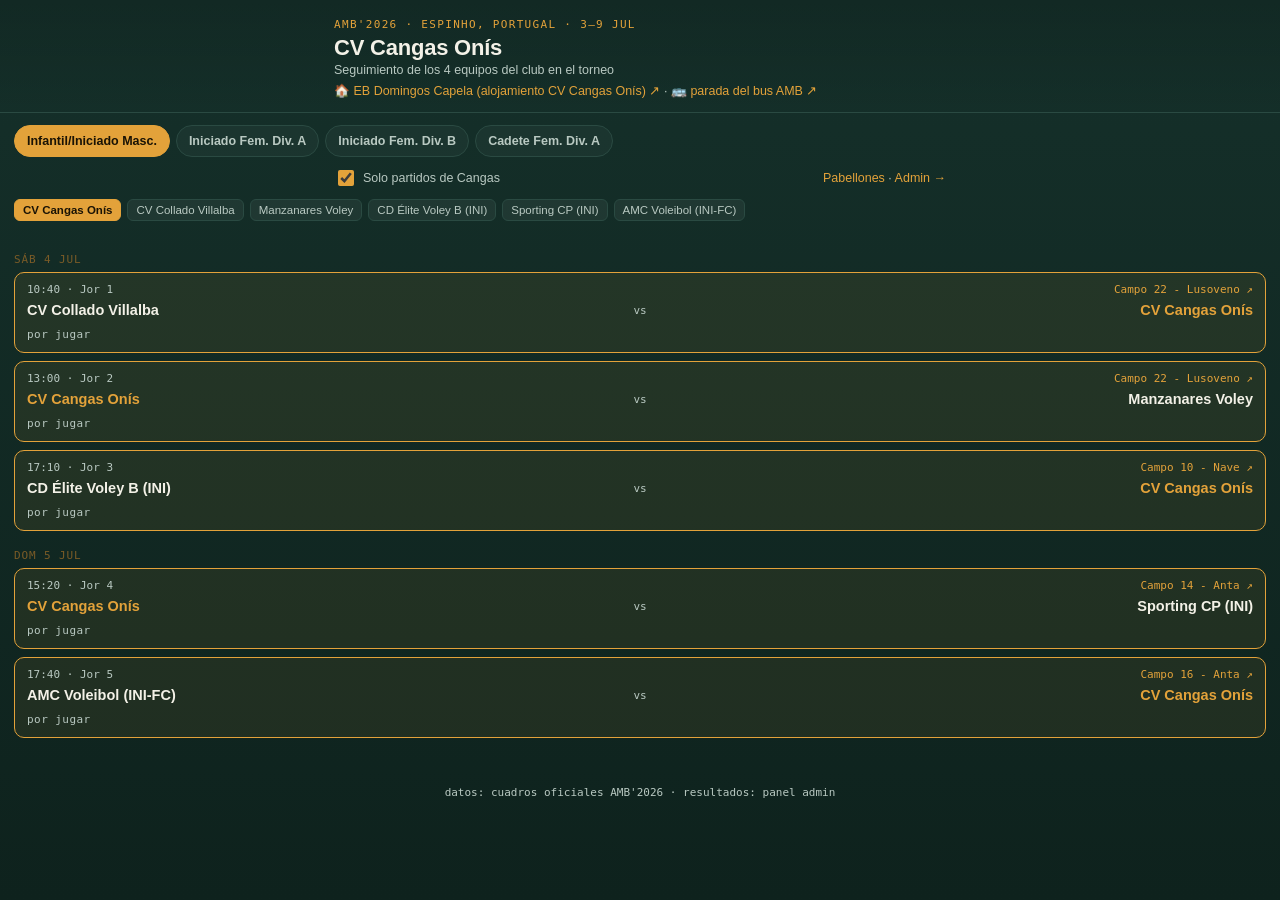
<file: index.html>
<!doctype html>
<html lang="es">
<head>
<meta charset="utf-8">
<meta name="viewport" content="width=device-width, initial-scale=1, viewport-fit=cover">
<title>AMB'26 · CV Cangas Onís</title>
<link rel="stylesheet" href="style.css">
</head>
<body>
<header class="top">
  <div class="wrap">
    <div class="crest">AMB'2026 · Espinho, Portugal · 3–9 jul</div>
    <h1>CV Cangas Onís</h1>
    <div class="sub">Seguimiento de los 4 equipos del club en el torneo</div>
    <div id="stayLine" class="sub" style="margin-top:6px"></div>
  </div>
</header>

<div class="tabs" id="tabs"></div>

<div class="toggle-row wrap">
  <label><input type="checkbox" id="onlyCangas" checked> Solo partidos de Cangas</label>
  <span><a href="venues.html">Pabellones</a> · <a href="admin.html">Admin →</a></span>
</div>

<div class="group-chips" id="chips"></div>

<div id="content"></div>

<footer class="foot">datos: cuadros oficiales AMB'2026 · resultados: panel admin</footer>

<script src="app.js"></script>
<script>
let DATA = null;
let activeCat = null;

function renderTabs(){
  const tabs = document.getElementById('tabs');
  tabs.innerHTML = '';
  DATA.schedule.categories.forEach(cat=>{
    const b = document.createElement('button');
    b.className = 'tab' + (cat.id===activeCat ? ' active' : '');
    b.textContent = cat.shortName;
    b.onclick = ()=>{ activeCat = cat.id; render(); };
    tabs.appendChild(b);
  });
}

function renderChips(cat){
  const chips = document.getElementById('chips');
  chips.innerHTML = '';
  cat.teams.forEach(t=>{
    const c = document.createElement('span');
    c.className = 'chip' + (t===CANGAS ? ' cangas' : '');
    c.textContent = t;
    chips.appendChild(c);
  });
}

function scoreHTML(res){
  if(!res || !res.sets || !res.sets.length){
    return '<span class="pending">por jugar</span>';
  }
  const sum = setsSummary(res.sets);
  const setsStr = res.sets.map(([a,b])=> (a==null?'':a) + '-' + (b==null?'':b)).join(' · ');
  let scoreSpan = `<span>${sum.setsA}-${sum.setsB}</span>`;
  return `<div class="score">${scoreSpan}</div><div class="sets-line">${setsStr}</div>`;
}

function renderMatches(cat){
  const onlyCangas = document.getElementById('onlyCangas').checked;
  const extra = (DATA.results.extraMatches && DATA.results.extraMatches[cat.id]) || [];
  let matches = cat.matches.concat(extra);
  if(onlyCangas) matches = matches.filter(m=>m.cangas);
  const content = document.getElementById('content');
  content.innerHTML = '';
  if(!matches.length){
    content.innerHTML = '<div class="empty-state">No hay partidos que mostrar.</div>';
    return;
  }
  groupByDate(matches).forEach(day=>{
    const lbl = document.createElement('div');
    lbl.className = 'day-label';
    lbl.textContent = fmtDate(day.date);
    content.appendChild(lbl);
    day.matches.forEach(mt=>{
      const res = matchResult(mt.id, DATA.results);
      const card = document.createElement('div');
      card.className = 'match-card' + (mt.cangas ? ' cangas' : '');
      const sum = setsSummary(res ? res.sets : null);
      const aCls = (mt.teamA===CANGAS?'is-cangas ':'') ;
      const bCls = (mt.teamB===CANGAS?'is-cangas ':'') ;
      card.innerHTML = `
        <div class="match-meta"><span>${mt.time||'hora s/c'} · Jor ${mt.jor||'-'}</span><span>${venueLineHTML(mt, DATA.venues)}</span></div>
        <div class="match-teams">
          <span class="team ${aCls}">${mt.teamA}</span>
          <span class="vs">vs</span>
          <span class="team ${bCls}" style="text-align:right">${mt.teamB}</span>
        </div>
        <div style="margin-top:6px">${scoreHTML(res)}</div>
      `;
      content.appendChild(card);
    });
  });
}

function render(){
  const cat = DATA.schedule.categories.find(c=>c.id===activeCat) || DATA.schedule.categories[0];
  activeCat = cat.id;
  renderTabs();
  renderChips(cat);
  renderMatches(cat);
}

document.getElementById('onlyCangas').addEventListener('change', render);

loadAll().then(d=>{
  DATA = d;
  render();
  const stay = DATA.venues.ALOJAMIENTO;
  if(stay){
    const mapsUrl = `https://www.google.com/maps/search/?api=1&query=${stay.lat},${stay.lng}`;
    const busUrl = stay.busStop ? `https://www.google.com/maps/search/?api=1&query=${stay.busStop.lat},${stay.busStop.lng}` : null;
    document.getElementById('stayLine').innerHTML =
      `🏠 <a href="${mapsUrl}" target="_blank" rel="noopener">${stay.name} ↗</a>` +
      (busUrl ? ` · 🚌 <a href="${busUrl}" target="_blank" rel="noopener">parada del bus AMB ↗</a>` : '');
  }
})
  .catch(e=>{
    document.getElementById('content').innerHTML =
      `<div class="empty-state">Error cargando datos: ${e.message}</div>`;
  });
</script>
</body>
</html>
</file>
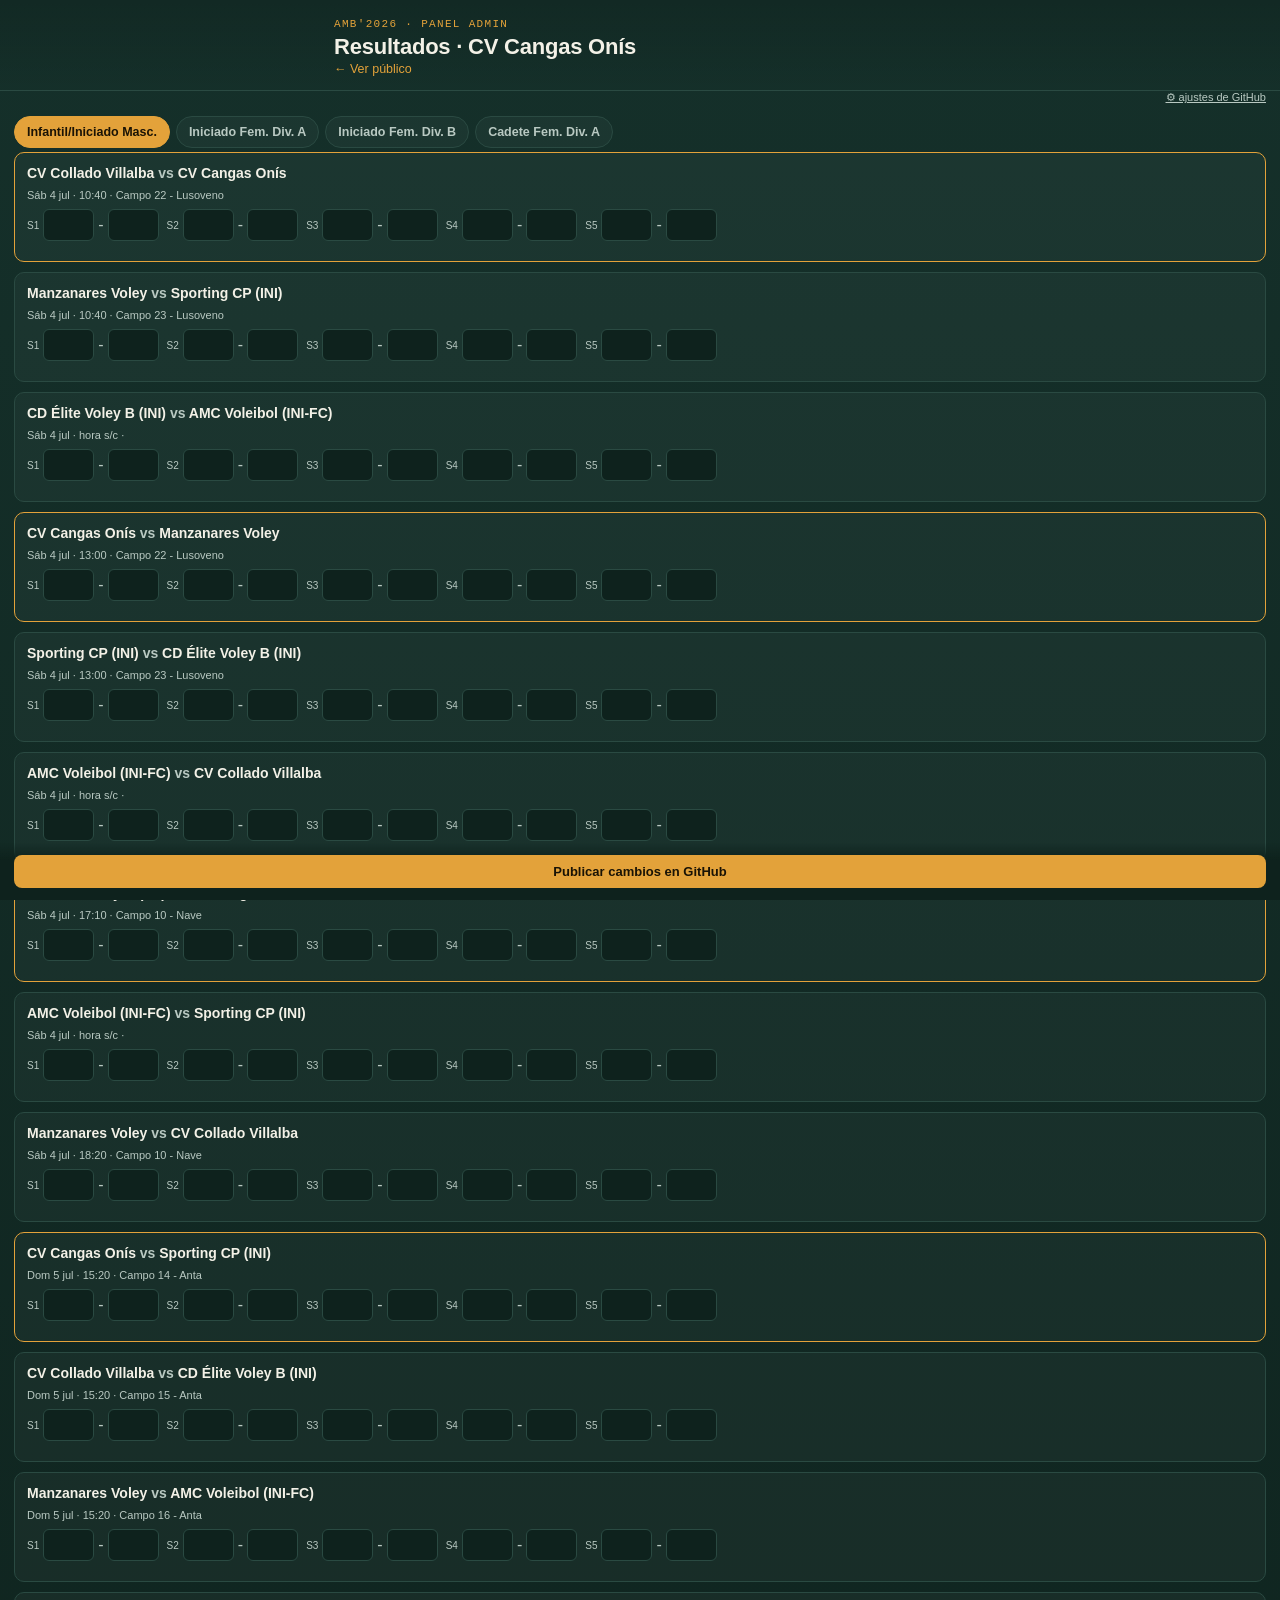
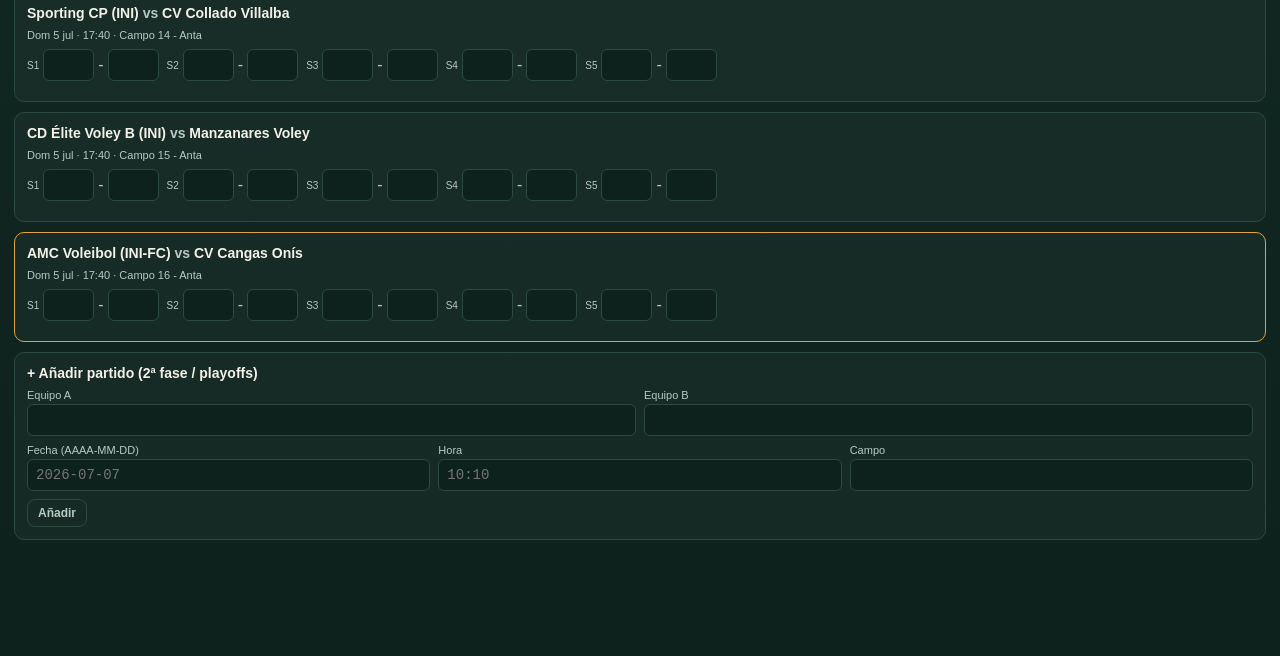
<file: admin.html>
<!doctype html>
<html lang="es">
<head>
<meta charset="utf-8">
<meta name="viewport" content="width=device-width, initial-scale=1, viewport-fit=cover">
<title>Admin · AMB'26 Cangas</title>
<link rel="stylesheet" href="style.css">
</head>
<body>
<header class="top">
  <div class="wrap">
    <div class="crest">AMB'2026 · Panel admin</div>
    <h1>Resultados · CV Cangas Onís</h1>
    <div class="sub"><a href="index.html">← Ver público</a></div>
  </div>
</header>

<div class="settings-toggle" id="settingsToggle">⚙ ajustes de GitHub</div>
<div id="settingsPanel" class="admin-card" style="display:none">
  <h3>Conexión con el repositorio</h3>
  <div class="field-row">
    <div style="flex:1"><label>Owner (usuario GitHub)</label><input type="text" id="ghOwner" placeholder="danielvega80"></div>
    <div style="flex:1"><label>Repo</label><input type="text" id="ghRepo" placeholder="AMB26"></div>
  </div>
  <div class="field-row">
    <div style="flex:1"><label>Branch</label><input type="text" id="ghBranch" placeholder="main" value="main"></div>
    <div style="flex:2"><label>Personal Access Token (repo scope)</label><input type="password" id="ghToken" placeholder="ghp_..."></div>
  </div>
  <button class="primary small" id="saveSettings">Guardar ajustes (este navegador)</button>
  <div style="font-size:11px;color:var(--chalk-dim);margin-top:8px">
    El token solo se guarda en este navegador (localStorage), no se sube a ningún sitio. Crea uno en
    GitHub → Settings → Developer settings → Personal access tokens (classic, scope "repo").
  </div>
</div>

<div class="tabs" id="tabs"></div>
<div id="statusArea"></div>
<div id="content"></div>

<div style="position:sticky;bottom:0;padding:12px 14px;background:linear-gradient(180deg, transparent, var(--court-deep) 30%);display:flex;gap:8px;">
  <button class="primary" id="publishBtn" style="flex:1">Publicar cambios en GitHub</button>
</div>

<script src="app.js"></script>
<script>
let DATA = null;
let activeCat = null;

function getSettings(){
  return {
    owner: localStorage.getItem('amb26_owner') || '',
    repo: localStorage.getItem('amb26_repo') || '',
    branch: localStorage.getItem('amb26_branch') || 'main',
    token: localStorage.getItem('amb26_token') || ''
  };
}
function saveSettings(){
  localStorage.setItem('amb26_owner', document.getElementById('ghOwner').value.trim());
  localStorage.setItem('amb26_repo', document.getElementById('ghRepo').value.trim());
  localStorage.setItem('amb26_branch', document.getElementById('ghBranch').value.trim() || 'main');
  localStorage.setItem('amb26_token', document.getElementById('ghToken').value.trim());
  showStatus('Ajustes guardados en este navegador.', 'ok');
}
function fillSettingsForm(){
  const s = getSettings();
  document.getElementById('ghOwner').value = s.owner;
  document.getElementById('ghRepo').value = s.repo;
  document.getElementById('ghBranch').value = s.branch;
  document.getElementById('ghToken').value = s.token;
}

document.getElementById('settingsToggle').onclick = ()=>{
  const p = document.getElementById('settingsPanel');
  p.style.display = p.style.display==='none' ? 'block' : 'none';
};
document.getElementById('saveSettings').onclick = saveSettings;

function showStatus(msg, kind){
  const area = document.getElementById('statusArea');
  area.innerHTML = `<div class="status-msg ${kind}">${msg}</div>`;
  if(kind==='ok') setTimeout(()=>{ area.innerHTML=''; }, 4000);
}

function utf8ToB64(str){
  return btoa(unescape(encodeURIComponent(str)));
}

async function publishToGitHub(){
  const s = getSettings();
  if(!s.owner || !s.repo || !s.token){
    showStatus('Faltan los ajustes de GitHub (owner / repo / token). Abre "⚙ ajustes".', 'err');
    return;
  }
  const path = 'data/results.json';
  const apiBase = `https://api.github.com/repos/${s.owner}/${s.repo}/contents/${path}`;
  showStatus('Publicando...', 'ok');
  try{
    const getRes = await fetch(`${apiBase}?ref=${s.branch}`, {
      headers: { 'Authorization': `token ${s.token}`, 'Accept':'application/vnd.github+json' }
    });
    let sha = undefined;
    if(getRes.ok){
      const j = await getRes.json();
      sha = j.sha;
    } else if(getRes.status !== 404){
      const t = await getRes.text();
      throw new Error('GET ' + getRes.status + ': ' + t);
    }
    const content = utf8ToB64(JSON.stringify(DATA.results, null, 2));
    const body = {
      message: 'Actualiza resultados AMB26 - ' + new Date().toISOString(),
      content, branch: s.branch
    };
    if(sha) body.sha = sha;
    const putRes = await fetch(apiBase, {
      method: 'PUT',
      headers: { 'Authorization': `token ${s.token}`, 'Accept':'application/vnd.github+json', 'Content-Type':'application/json' },
      body: JSON.stringify(body)
    });
    if(!putRes.ok){
      const t = await putRes.text();
      throw new Error('PUT ' + putRes.status + ': ' + t);
    }
    showStatus('Publicado ✓ Los resultados ya están en GitHub Pages (puede tardar ~1 min en propagarse).', 'ok');
  }catch(e){
    showStatus('Error publicando: ' + e.message, 'err');
  }
}
document.getElementById('publishBtn').onclick = publishToGitHub;

function renderTabs(){
  const tabs = document.getElementById('tabs');
  tabs.innerHTML = '';
  DATA.schedule.categories.forEach(cat=>{
    const b = document.createElement('button');
    b.className = 'tab' + (cat.id===activeCat ? ' active' : '');
    b.textContent = cat.shortName;
    b.onclick = ()=>{ activeCat = cat.id; render(); };
    tabs.appendChild(b);
  });
}

function setInputsHTML(matchId, sets){
  let html = '<div class="field-row">';
  for(let i=0;i<5;i++){
    const pair = sets[i] || [null,null];
    html += `<div class="set-group">
      <span style="font-size:10px;color:var(--chalk-dim)">S${i+1}</span>
      <input type="number" min="0" max="99" class="set-input" data-m="${matchId}" data-set="${i}" data-side="a" value="${pair[0]??''}">
      <span style="color:var(--chalk-dim)">-</span>
      <input type="number" min="0" max="99" class="set-input" data-m="${matchId}" data-set="${i}" data-side="b" value="${pair[1]??''}">
    </div>`;
  }
  html += '</div>';
  return html;
}

function ensureResult(matchId){
  if(!DATA.results.results[matchId]) DATA.results.results[matchId] = { sets: [] };
  return DATA.results.results[matchId];
}

function onSetInputChange(e){
  const t = e.target;
  const matchId = t.dataset.m;
  const setIdx = parseInt(t.dataset.set);
  const side = t.dataset.side;
  const r = ensureResult(matchId);
  while(r.sets.length <= setIdx) r.sets.push([null,null]);
  const v = t.value === '' ? null : parseInt(t.value);
  r.sets[setIdx][side==='a'?0:1] = v;
}

function renderMatches(cat){
  const extra = (DATA.results.extraMatches[cat.id] = DATA.results.extraMatches[cat.id] || []);
  const matches = cat.matches.concat(extra);
  const content = document.getElementById('content');
  content.innerHTML = '';
  matches.forEach(mt=>{
    const r = DATA.results.results[mt.id] || { sets: [] };
    const card = document.createElement('div');
    card.className = 'admin-card' + (mt.cangas ? ' cangas' : '');
    card.innerHTML = `
      <h3>${mt.teamA} <span style="color:var(--chalk-dim)">vs</span> ${mt.teamB}</h3>
      <div style="font-size:11px;color:var(--chalk-dim);margin-bottom:8px">${fmtDate(mt.date)} · ${mt.time||'hora s/c'} · ${mt.venue||''}</div>
      ${setInputsHTML(mt.id, r.sets)}
    `;
    content.appendChild(card);
  });
  content.querySelectorAll('.set-input').forEach(inp=>{
    inp.addEventListener('change', onSetInputChange);
  });

  // add-extra-match form
  const addCard = document.createElement('div');
  addCard.className = 'admin-card';
  addCard.innerHTML = `
    <h3>+ Añadir partido (2ª fase / playoffs)</h3>
    <div class="field-row">
      <div style="flex:1"><label>Equipo A</label><input type="text" id="newA"></div>
      <div style="flex:1"><label>Equipo B</label><input type="text" id="newB"></div>
    </div>
    <div class="field-row">
      <div style="flex:1"><label>Fecha (AAAA-MM-DD)</label><input type="text" id="newDate" placeholder="2026-07-07"></div>
      <div style="flex:1"><label>Hora</label><input type="text" id="newTime" placeholder="10:10"></div>
      <div style="flex:1"><label>Campo</label><input type="text" id="newVenue"></div>
    </div>
    <button class="ghost small" id="addMatchBtn">Añadir</button>
  `;
  content.appendChild(addCard);
  document.getElementById('addMatchBtn').onclick = ()=>{
    const a = document.getElementById('newA').value.trim();
    const b = document.getElementById('newB').value.trim();
    if(!a||!b){ showStatus('Pon los dos equipos.', 'err'); return; }
    const id = 'x' + Date.now();
    extra.push({
      id, jor: 0,
      date: document.getElementById('newDate').value.trim(),
      time: document.getElementById('newTime').value.trim(),
      teamA: a, teamB: b,
      venue: document.getElementById('newVenue').value.trim(),
      cangas: a===CANGAS || b===CANGAS
    });
    renderMatches(cat);
    showStatus('Partido añadido (recuerda publicar para guardarlo).', 'ok');
  };
}

function render(){
  const cat = DATA.schedule.categories.find(c=>c.id===activeCat) || DATA.schedule.categories[0];
  activeCat = cat.id;
  renderTabs();
  renderMatches(cat);
}

fillSettingsForm();
loadAll().then(d=>{ DATA = d; render(); })
  .catch(e=>{
    document.getElementById('content').innerHTML =
      `<div class="empty-state">Error cargando datos: ${e.message}</div>`;
  });
</script>
</body>
</html>
</file>
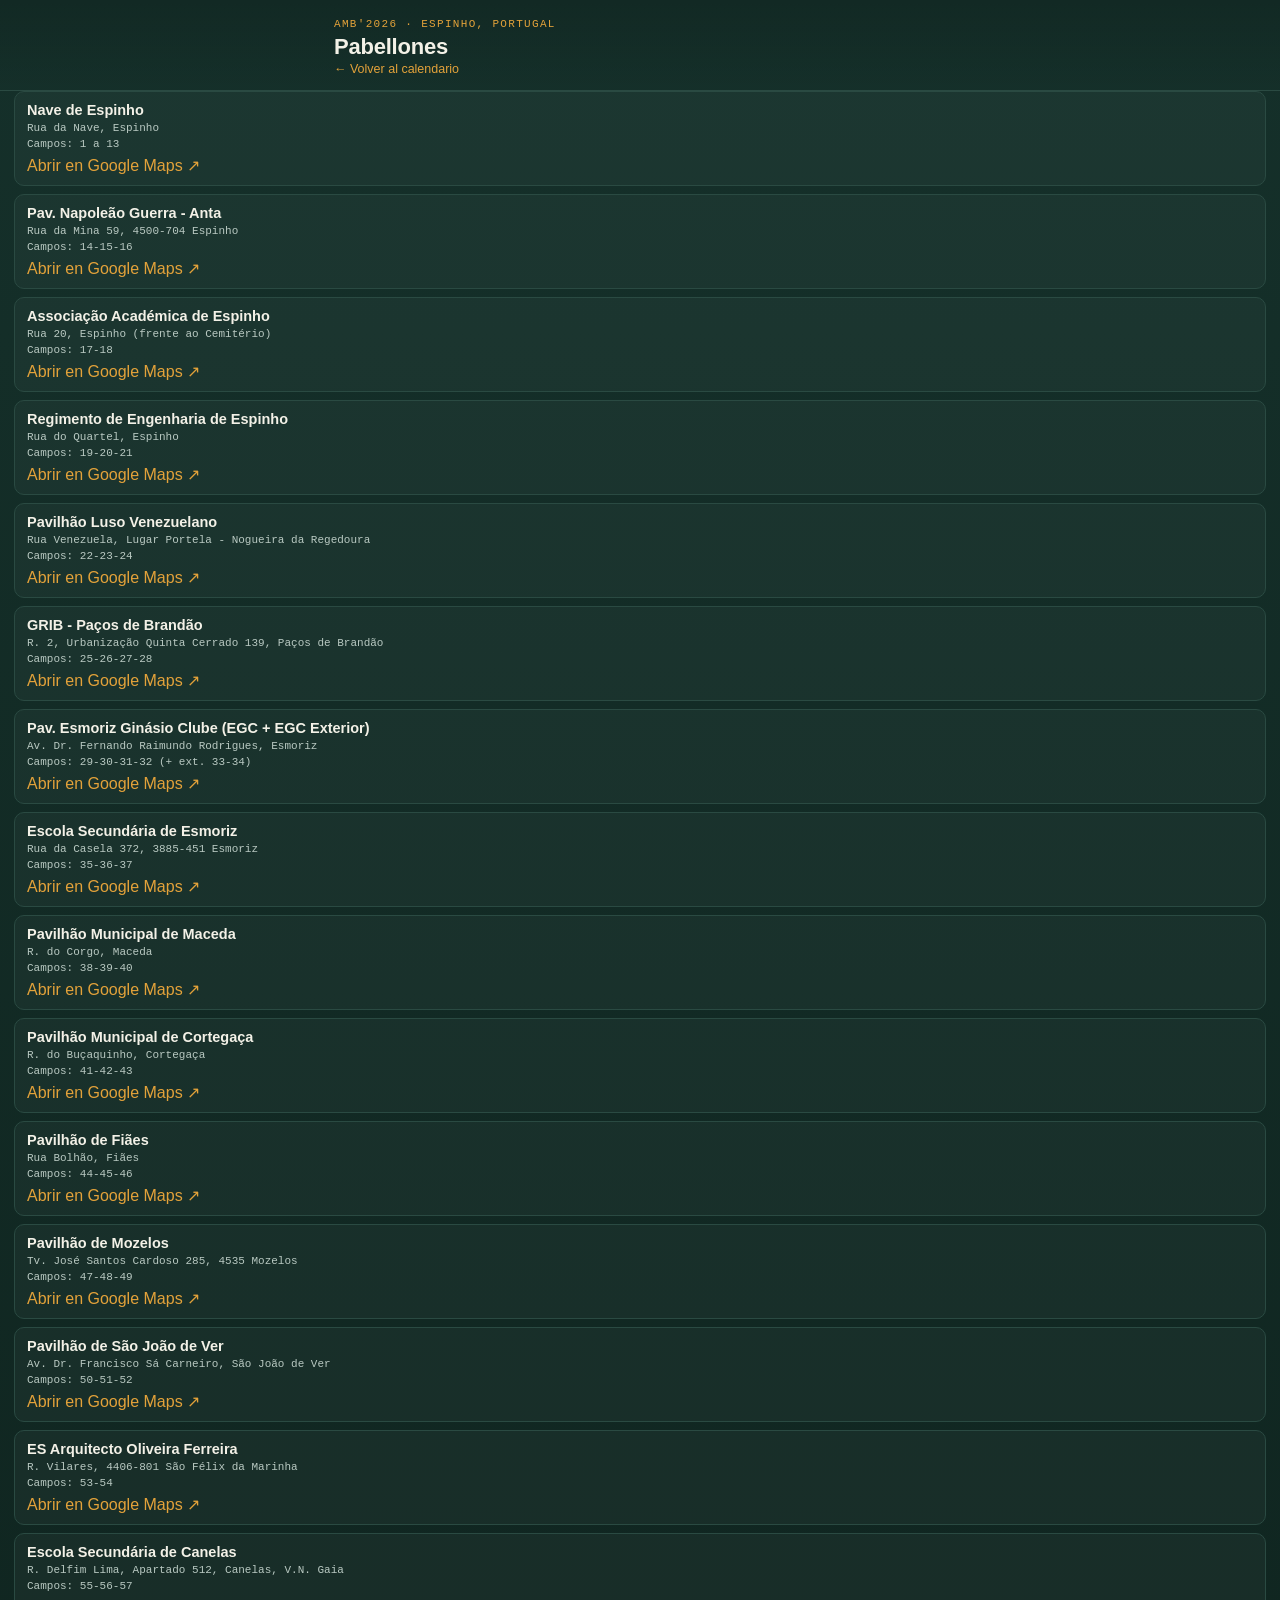
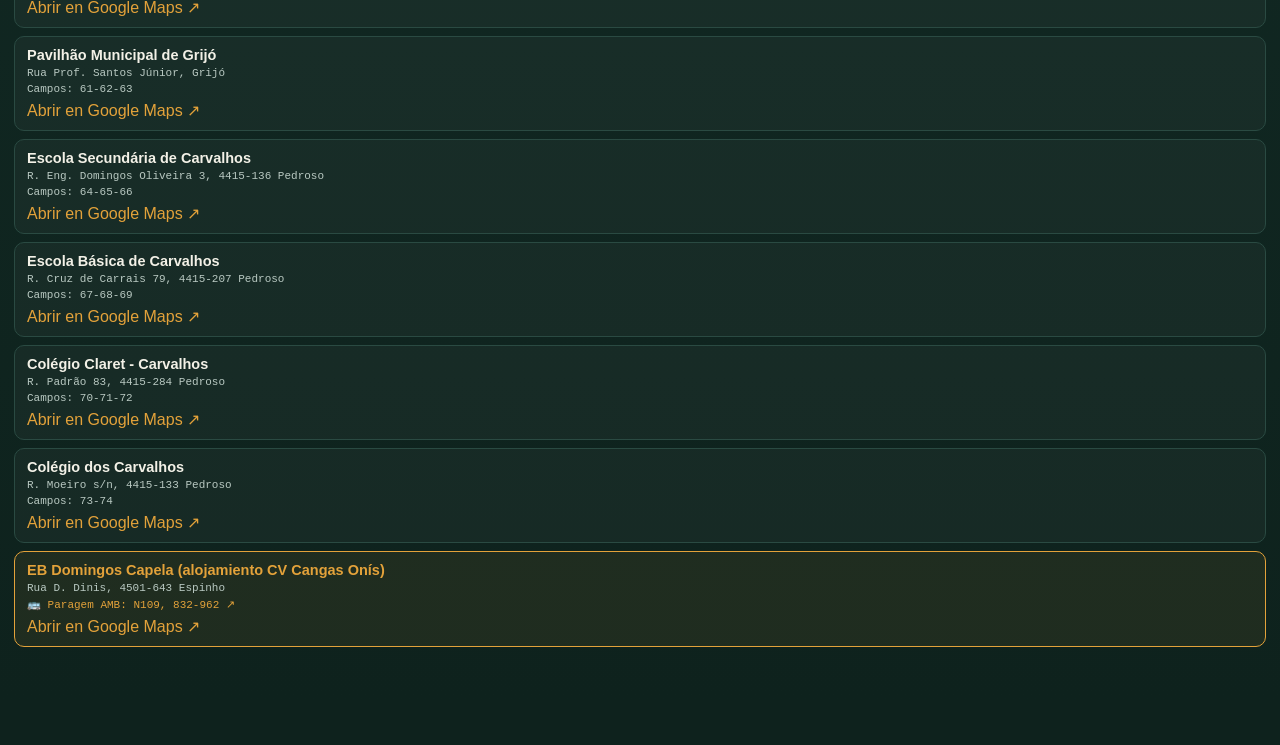
<file: venues.html>
<!doctype html>
<html lang="es">
<head>
<meta charset="utf-8">
<meta name="viewport" content="width=device-width, initial-scale=1, viewport-fit=cover">
<title>Pabellones · AMB'26</title>
<link rel="stylesheet" href="style.css">
</head>
<body>
<header class="top">
  <div class="wrap">
    <div class="crest">AMB'2026 · Espinho, Portugal</div>
    <h1>Pabellones</h1>
    <div class="sub"><a href="index.html">← Volver al calendario</a></div>
  </div>
</header>
<div id="list"></div>
<script src="app.js"></script>
<script>
loadJSON("data/venues.json").then(venues=>{
  const list = document.getElementById('list');
  Object.entries(venues).forEach(([key, v])=>{
    const mapsUrl = `https://www.google.com/maps/search/?api=1&query=${v.lat},${v.lng}`;
    const card = document.createElement('div');
    card.className = 'match-card' + (key==='ALOJAMIENTO' ? ' cangas' : '');
    let busLine = '';
    if(v.busStop){
      const busUrl = `https://www.google.com/maps/search/?api=1&query=${v.busStop.lat},${v.busStop.lng}`;
      busLine = `<div class="sets-line">🚌 <a href="${busUrl}" target="_blank" rel="noopener">${v.busStop.name} ↗</a></div>`;
    }
    card.innerHTML = `
      <div class="match-teams"><span class="team${key==='ALOJAMIENTO'?' is-cangas':''}">${v.name}</span></div>
      <div class="sets-line">${v.address}</div>
      ${v.campos ? `<div class="sets-line">Campos: ${v.campos}</div>` : ''}
      ${busLine}
      <div style="margin-top:6px"><a href="${mapsUrl}" target="_blank" rel="noopener">Abrir en Google Maps ↗</a></div>
    `;
    list.appendChild(card);
  });
}).catch(e=>{
  document.getElementById('list').innerHTML = `<div class="empty-state">Error: ${e.message}</div>`;
});
</script>
</body>
</html>
</file>
<file: style.css>
:root{
  --court:#15302a;
  --court-deep:#0e221d;
  --line:#2a4a42;
  --chalk:#f3f1e7;
  --chalk-dim:#b9c9c2;
  --gold:#e3a23a;
  --gold-dim:#7a5b27;
  --win:#5fb87a;
  --lose:#c96a5a;
  --radius:10px;
  --mono: "SF Mono", "Roboto Mono", Menlo, Consolas, monospace;
  --sans: -apple-system, "Segoe UI", Inter, Helvetica, Arial, sans-serif;
}

*{box-sizing:border-box;}
html,body{margin:0;padding:0;background:var(--court-deep);color:var(--chalk);font-family:var(--sans);}
body{
  background-image:
    linear-gradient(180deg, var(--court) 0%, var(--court-deep) 100%);
  min-height:100vh;
  padding-bottom:48px;
}

a{color:var(--gold);text-decoration:none;}

.wrap{max-width:640px;margin:0 auto;padding:0 14px;}

/* header */
header.top{
  border-bottom:1px solid var(--line);
  padding:18px 14px 14px;
  background:linear-gradient(180deg, rgba(0,0,0,.15), transparent);
}
header.top .crest{
  font-family:var(--mono);
  letter-spacing:.12em;
  font-size:11px;
  color:var(--gold);
  text-transform:uppercase;
}
header.top h1{
  margin:4px 0 2px;
  font-size:22px;
  font-weight:800;
  letter-spacing:-.01em;
}
header.top .sub{
  font-size:12.5px;
  color:var(--chalk-dim);
}

/* category tabs */
.tabs{
  display:flex;
  gap:6px;
  overflow-x:auto;
  padding:12px 14px 4px;
  -webkit-overflow-scrolling:touch;
}
.tabs::-webkit-scrollbar{display:none;}
.tab{
  flex:0 0 auto;
  padding:8px 12px;
  border-radius:999px;
  border:1px solid var(--line);
  background:rgba(255,255,255,.03);
  color:var(--chalk-dim);
  font-size:12.5px;
  font-weight:600;
  cursor:pointer;
  white-space:nowrap;
}
.tab.active{
  background:var(--gold);
  color:#1a1305;
  border-color:var(--gold);
}

.toggle-row{
  display:flex;
  align-items:center;
  justify-content:space-between;
  padding:6px 14px 10px;
  font-size:12.5px;
  color:var(--chalk-dim);
}
.toggle-row label{display:flex;align-items:center;gap:6px;}
.toggle-row input{width:16px;height:16px;accent-color:var(--gold);}

.group-chips{
  display:flex;
  flex-wrap:wrap;
  gap:6px;
  padding:0 14px 14px;
}
.chip{
  font-size:11.5px;
  padding:4px 8px;
  border-radius:6px;
  background:rgba(255,255,255,.05);
  color:var(--chalk-dim);
  border:1px solid var(--line);
}
.chip.cangas{
  color:#1a1305;
  background:var(--gold);
  border-color:var(--gold);
  font-weight:700;
}

/* day section */
.day-label{
  margin:18px 14px 6px;
  font-family:var(--mono);
  font-size:11px;
  letter-spacing:.08em;
  text-transform:uppercase;
  color:var(--gold-dim);
}

.match-card{
  margin:0 14px 8px;
  padding:10px 12px;
  border-radius:var(--radius);
  background:rgba(255,255,255,.03);
  border:1px solid var(--line);
}
.match-card.cangas{
  border-color:var(--gold);
  background:rgba(227,162,58,.08);
}
.match-meta{
  display:flex;
  justify-content:space-between;
  font-size:11px;
  color:var(--chalk-dim);
  margin-bottom:6px;
  font-family:var(--mono);
}
.match-teams{
  display:flex;
  align-items:center;
  justify-content:space-between;
  gap:8px;
}
.team{
  font-size:14.5px;
  font-weight:600;
  flex:1;
  min-width:0;
}
.team.is-cangas{color:var(--gold);font-weight:800;}
.vs{
  font-size:11px;
  color:var(--chalk-dim);
  padding:0 4px;
  font-family:var(--mono);
}
.score{
  font-family:var(--mono);
  font-weight:700;
  font-size:14px;
  white-space:nowrap;
  color:var(--chalk);
}
.score .win{color:var(--win);}
.score .lose{color:var(--lose);}
.pending{
  font-family:var(--mono);
  font-size:11px;
  color:var(--chalk-dim);
  letter-spacing:.04em;
}
.sets-line{
  margin-top:4px;
  font-family:var(--mono);
  font-size:11px;
  color:var(--chalk-dim);
}

.empty-state{
  margin:30px 14px;
  text-align:center;
  color:var(--chalk-dim);
  font-size:13px;
}

footer.foot{
  margin-top:30px;
  padding:18px 14px;
  text-align:center;
  font-size:11px;
  color:var(--chalk-dim);
  font-family:var(--mono);
}

/* admin */
.admin-card{
  margin:0 14px 10px;
  padding:12px;
  border-radius:var(--radius);
  background:rgba(255,255,255,.03);
  border:1px solid var(--line);
}
.admin-card.cangas{border-color:var(--gold);}
.admin-card h3{margin:0 0 8px;font-size:14px;}
.field-row{display:flex;gap:8px;margin-bottom:8px;flex-wrap:wrap;}
.field-row label{font-size:11px;color:var(--chalk-dim);display:block;margin-bottom:3px;}
input[type=text],input[type=password],input[type=number]{
  background:var(--court-deep);
  border:1px solid var(--line);
  color:var(--chalk);
  border-radius:6px;
  padding:7px 8px;
  font-size:14px;
  font-family:var(--mono);
  width:100%;
}
.set-input{width:46px;text-align:center;}
.set-group{display:flex;align-items:center;gap:4px;}
button{
  font-family:var(--sans);
  font-weight:700;
  border:none;
  border-radius:8px;
  padding:9px 14px;
  font-size:13px;
  cursor:pointer;
}
button.primary{background:var(--gold);color:#1a1305;}
button.ghost{background:transparent;color:var(--chalk-dim);border:1px solid var(--line);}
button.small{padding:6px 10px;font-size:12px;}
.status-msg{
  margin:8px 14px;
  padding:8px 10px;
  border-radius:8px;
  font-size:12.5px;
  font-family:var(--mono);
}
.status-msg.ok{background:rgba(95,184,122,.15);color:var(--win);}
.status-msg.err{background:rgba(201,106,90,.15);color:var(--lose);}
.settings-toggle{
  font-size:11px;color:var(--chalk-dim);text-align:right;padding:0 14px;
  cursor:pointer;text-decoration:underline;
}
</file>
